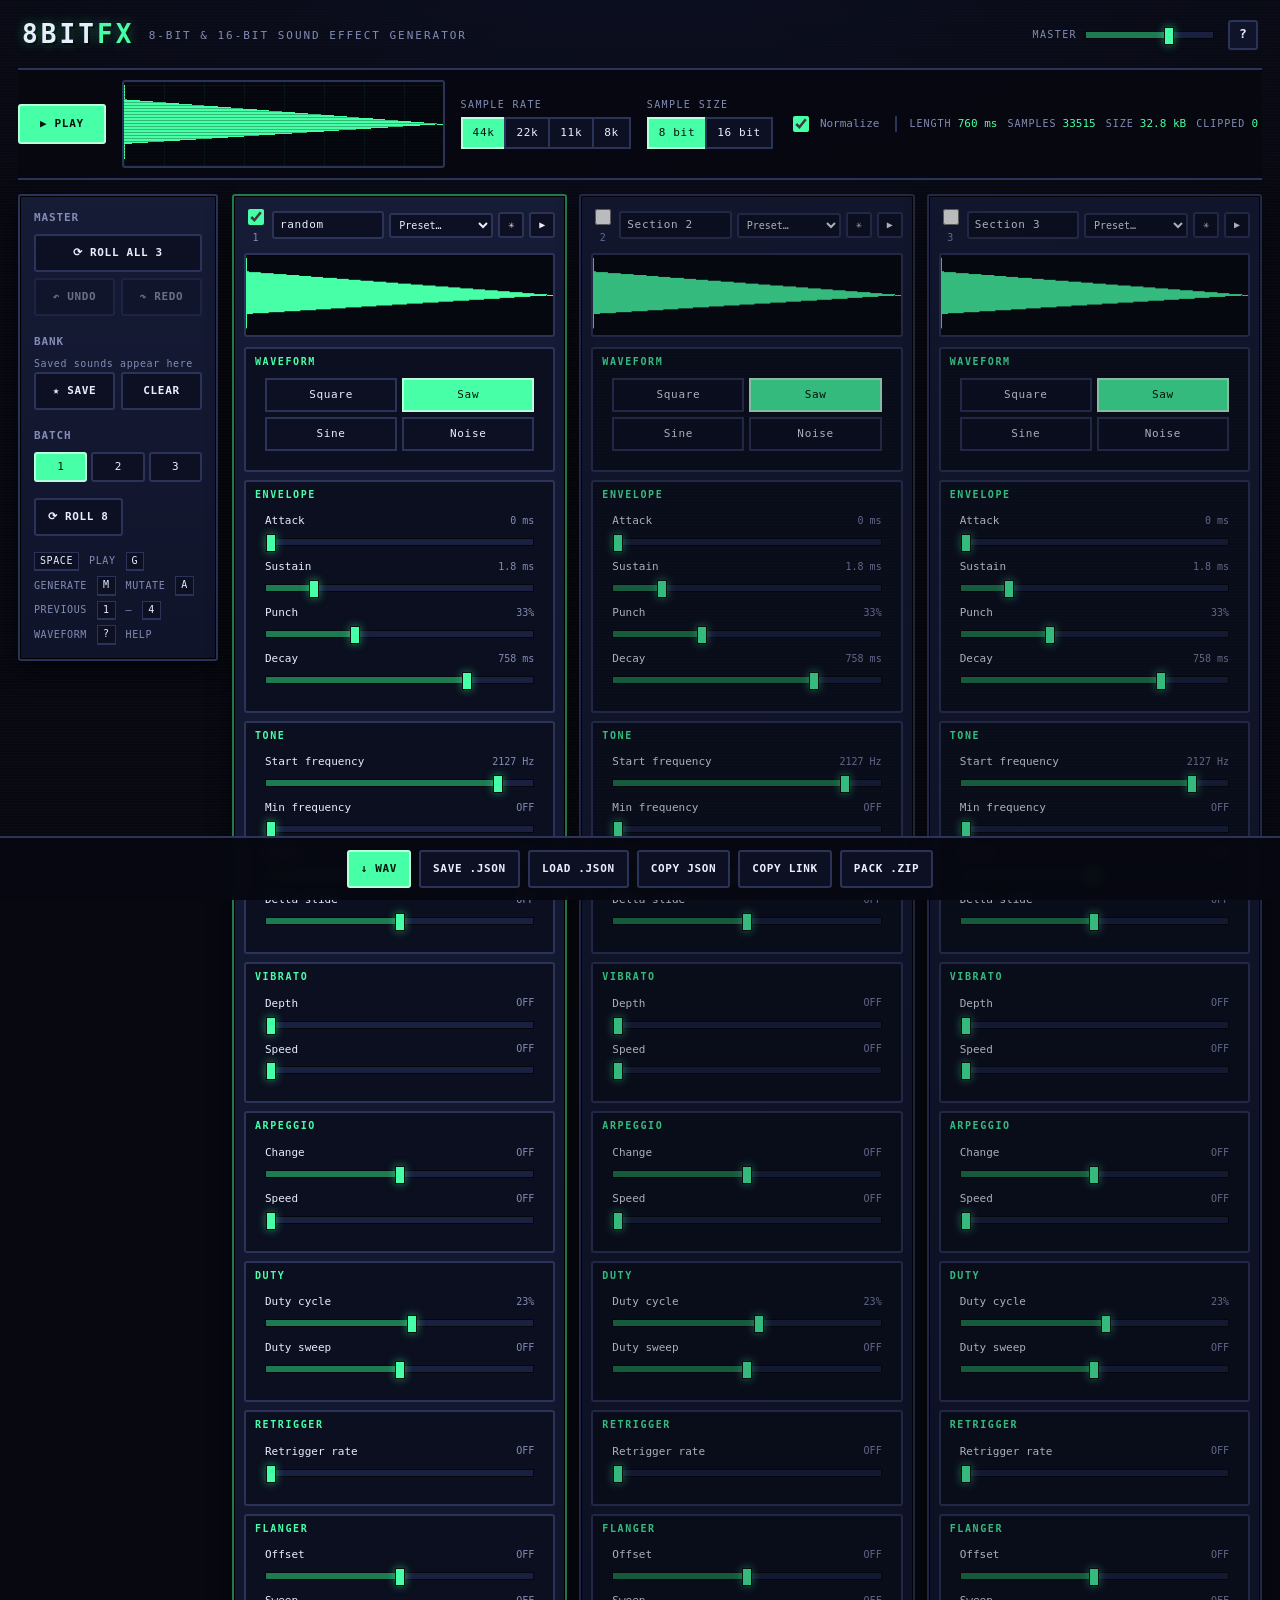
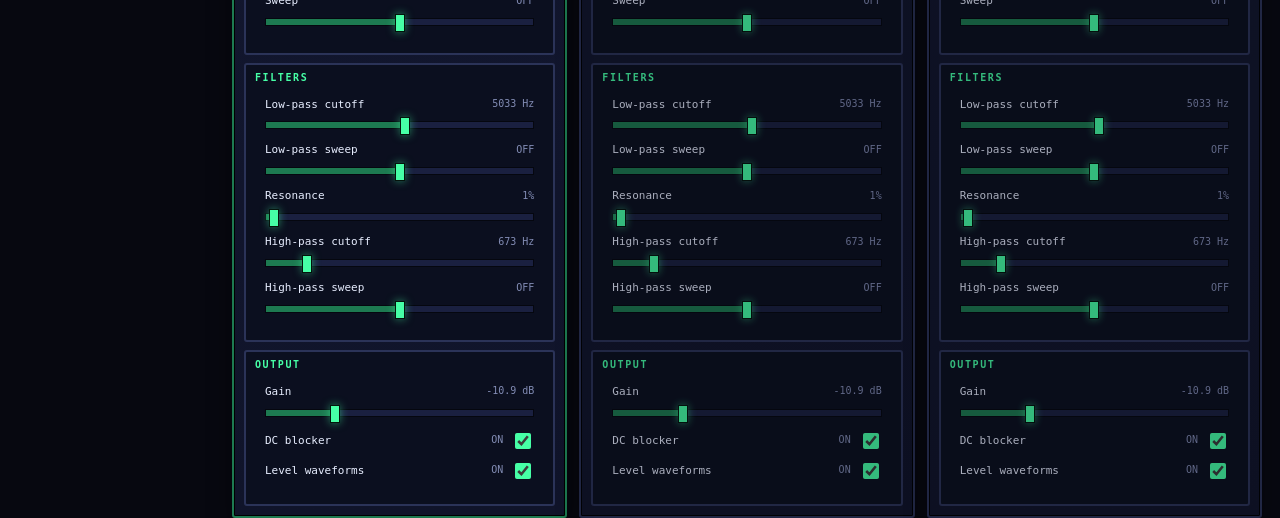
<file: index.html>
<!DOCTYPE html>
<html lang="en">
<head>
<meta charset="utf-8">
<meta name="viewport" content="width=device-width, initial-scale=1">
<title>8bitFX — 8-bit &amp; 16-bit sound effect generator</title>
<meta name="description" content="A retro sound effect generator for games. Generate, mutate and export 8-bit / 16-bit WAV sound effects in your browser.">
<link rel="stylesheet" href="css/styles.css">
</head>
<body>
<a class="skip-link" href="#section-panels">Skip to the section controls</a>

<header class="topbar">
  <h1 class="logo">8bit<span>FX</span></h1>
  <p class="tagline">8-bit &amp; 16-bit sound effect generator</p>
  <div class="topbar-actions">
    <label class="master-vol" for="master-vol">Master
      <input type="range" id="master-vol" min="0" max="150" value="100" aria-label="Playback master volume">
    </label>
    <button type="button" id="btn-help" class="icon-btn" title="Keyboard shortcuts" aria-label="Keyboard shortcuts">?</button>
  </div>
</header>

<div class="masterbar" role="group" aria-label="Master transport">
  <button type="button" id="btn-play" class="btn btn-primary">&#9654; Play</button>

  <div class="scope master-scope">
    <canvas id="waveform" width="900" height="120" role="img"
            aria-label="Mixed master waveform" aria-describedby="scope-desc"></canvas>
    <p class="scope-empty" id="scope-empty">No sections enabled &mdash; tick a box</p>
    <p class="visually-hidden" id="scope-desc">Waveform of the mixed master output. Its length,
      sample count, file size and clip count are shown beside it.</p>
  </div>

  <fieldset class="chipset">
    <legend id="rate-legend">Sample rate</legend>
    <div class="chips" id="rate-chips">
      <input type="radio" name="rate" id="rate-44100" value="44100" checked><label for="rate-44100">44k</label>
      <input type="radio" name="rate" id="rate-22050" value="22050"><label for="rate-22050">22k</label>
      <input type="radio" name="rate" id="rate-11025" value="11025"><label for="rate-11025">11k</label>
      <input type="radio" name="rate" id="rate-8000" value="8000"><label for="rate-8000">8k</label>
    </div>
  </fieldset>

  <fieldset class="chipset">
    <legend>Sample size</legend>
    <div class="chips" id="bits-chips">
      <input type="radio" name="bits" id="bits-8" value="8" checked><label for="bits-8">8 bit</label>
      <input type="radio" name="bits" id="bits-16" value="16"><label for="bits-16">16 bit</label>
    </div>
  </fieldset>

  <label class="switch" for="chk-normalize">
    <input type="checkbox" id="chk-normalize" checked>
    <span>Normalize</span>
  </label>

  <div class="master-stats">
    <span class="ms"><span class="stat-label">Length</span> <span id="stat-duration" class="stat-value">&mdash;</span></span>
    <span class="ms"><span class="stat-label">Samples</span> <span id="stat-samples" class="stat-value">&mdash;</span></span>
    <span class="ms"><span class="stat-label">Size</span> <span id="stat-size" class="stat-value">&mdash;</span></span>
    <span class="ms"><span class="stat-label">Clipped</span> <span id="stat-clipped" class="stat-value">&mdash;</span></span>
  </div>

  <p class="hint" id="clip-hint" hidden>Clipping &mdash; lower a section's Gain.</p>
  <p class="note" id="cap-hint" hidden>Length capped at 4 s.</p>
</div>

<main class="layout">

  <!-- ===== rail ===== -->
  <aside class="panel rail" aria-labelledby="rail-heading">
    <h2 id="rail-heading">Master</h2>
    <div class="actions">
      <button type="button" id="btn-roll-all" class="btn btn-wide">&#10227; Roll all 3</button>
      <button type="button" id="btn-undo" class="btn" disabled>&#8630; Undo</button>
      <button type="button" id="btn-redo" class="btn" disabled>&#8631; Redo</button>
    </div>

    <h2>Bank</h2>
    <div class="bank" id="bank-grid"></div>
    <div class="actions">
      <button type="button" id="btn-bank-save" class="btn">&#9733; Save</button>
      <button type="button" id="btn-bank-clear" class="btn">Clear</button>
    </div>

    <h2>Batch</h2>
    <div class="target-chips" id="batch-target" role="group" aria-label="Batch target section">
      <button type="button" class="target-chip is-on" data-target="0">1</button>
      <button type="button" class="target-chip" data-target="1">2</button>
      <button type="button" class="target-chip" data-target="2">3</button>
    </div>
    <div class="batch-grid" id="batch-grid"></div>
    <button type="button" id="btn-batch" class="btn btn-wide">&#10227; Roll 8</button>

    <p class="hints">
      <kbd>Space</kbd> play
      <kbd>G</kbd> generate
      <kbd>M</kbd> mutate
      <kbd>A</kbd> previous
      <kbd>1</kbd>&ndash;<kbd>4</kbd> waveform
      <kbd>?</kbd> help
    </p>
  </aside>

  <!-- ===== the three synth windows ===== -->
  <div class="panels" id="section-panels"><!-- built by ui.js --></div>
</main>

<footer class="exportbar">
  <button type="button" id="btn-wav" class="btn btn-primary">&#8595; WAV</button>
  <button type="button" id="btn-json" class="btn">Save .json</button>
  <button type="button" id="btn-load" class="btn">Load .json</button>
  <input type="file" id="file-input" accept=".json,application/json" hidden>
  <button type="button" id="btn-copy-json" class="btn">Copy JSON</button>
  <button type="button" id="btn-copy-link" class="btn">Copy link</button>
  <button type="button" id="btn-pack" class="btn">Pack .zip</button>
</footer>

<div id="toast" class="toast" role="status" aria-live="polite"></div>

<dialog id="help-dialog" class="help">
  <h2>Keyboard shortcuts</h2>
  <dl>
    <dt><kbd>Space</kbd></dt><dd>Play / replay</dd>
    <dt><kbd>G</kbd></dt><dd>Generate random sound</dd>
    <dt><kbd>M</kbd></dt><dd>Mutate current sound</dd>
    <dt><kbd>A</kbd></dt><dd>Play the previous sound (A/B)</dd>
    <dt><kbd>1</kbd>&ndash;<kbd>4</kbd></dt><dd>Square / Saw / Sine / Noise</dd>
    <dt><kbd>Ctrl</kbd>+<kbd>Z</kbd></dt><dd>Undo parameter change</dd>
    <dt><kbd>?</kbd></dt><dd>This help</dd>
  </dl>
  <form method="dialog"><button class="btn">Close</button></form>
</dialog>

<script src="js/rng.js"></script>
<script src="js/params.js"></script>
<script src="js/codec.js"></script>
<script src="js/synth.js"></script>
<script src="js/wav.js"></script>
<script src="js/zip.js"></script>
<script src="js/mix.js"></script>
<script src="js/export.js"></script>
<script src="js/presets.js"></script>
<script src="js/audio.js"></script>
<script src="js/bank.js"></script>
<script src="js/prefs.js"></script>
<script src="js/io.js"></script>
<script src="js/shortcuts.js"></script>
<script src="js/ui.js"></script>
<script src="js/selftest.js"></script>
<script src="js/app.js"></script>
</body>
</html>
</file>
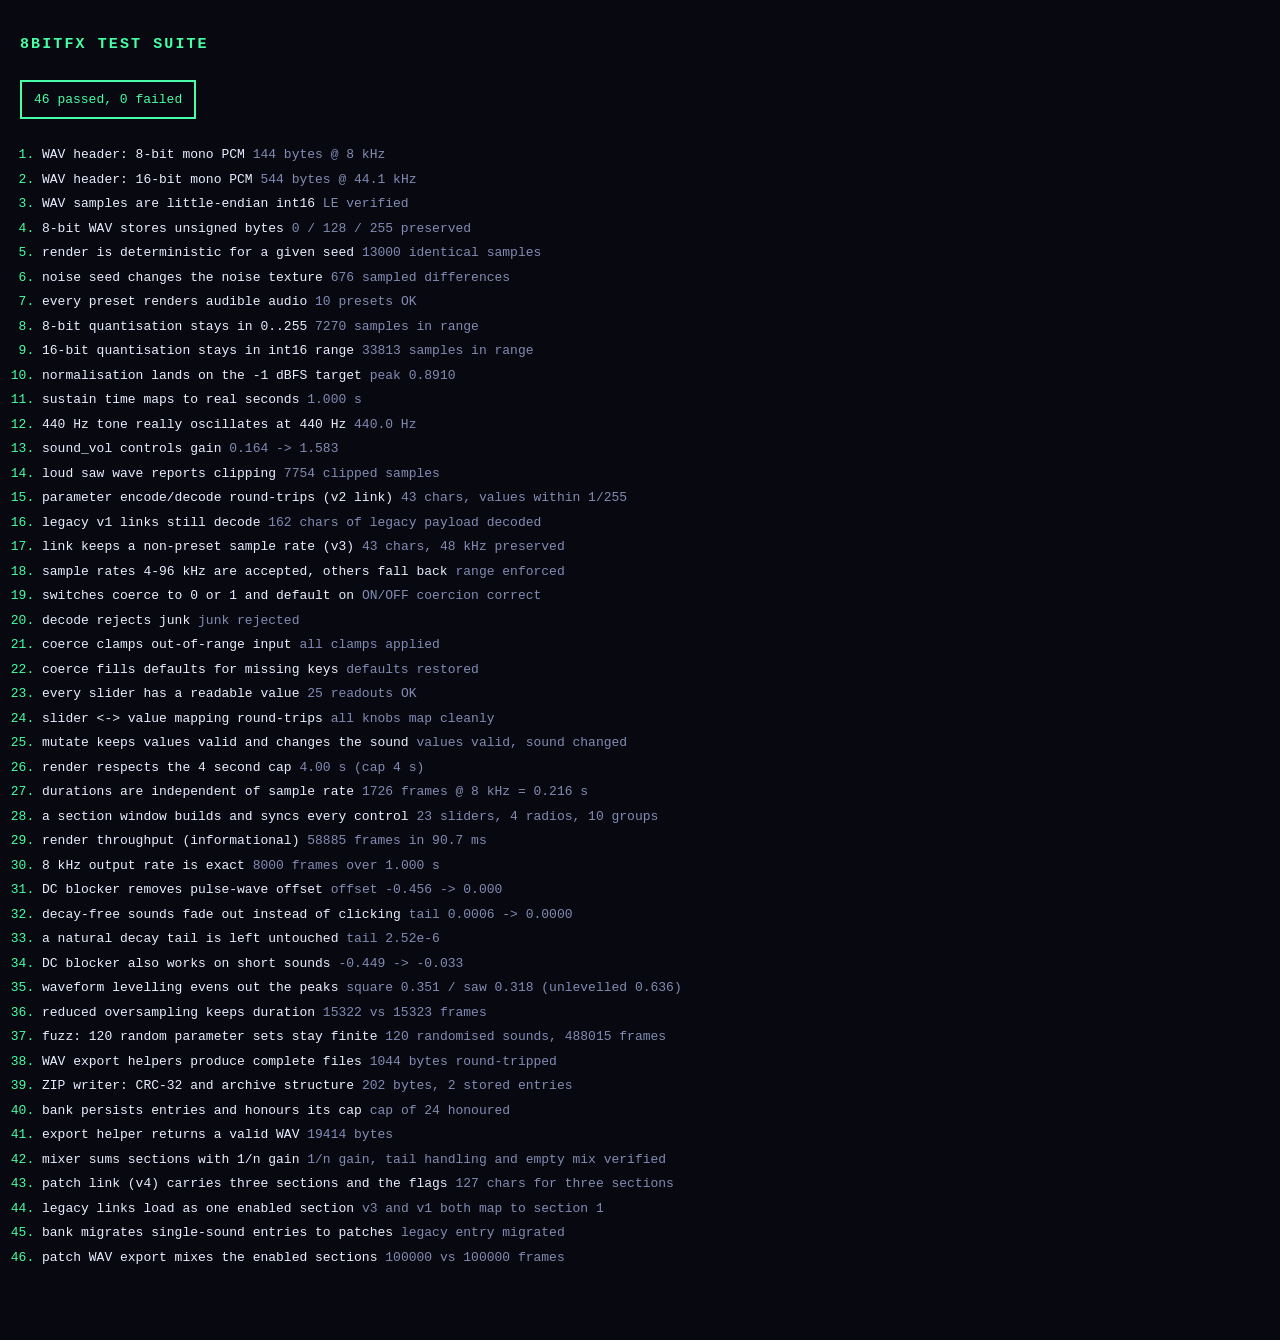
<file: tests.html>
<!DOCTYPE html>
<html lang="en">
<head>
<meta charset="utf-8">
<meta name="viewport" content="width=device-width, initial-scale=1">
<title>8bitFX — test suite</title>
<style>
  body { margin: 0; padding: 24px 20px 60px; background: #070810; color: #e8eeff;
         font: 13px/1.5 ui-monospace, Consolas, "Courier New", monospace; }
  h1 { font-size: 15px; letter-spacing: .14em; text-transform: uppercase; color: #46ffa6; }
  #summary { font-size: 13px; padding: 8px 12px; border: 2px solid #2b3358; display: inline-block; }
  #summary.pass { border-color: #46ffa6; color: #46ffa6; }
  #summary.fail { border-color: #ff6b6b; color: #ff6b6b; }
  ol { padding-left: 22px; }
  li { margin: 5px 0; }
  li .name { color: #e8eeff; }
  li .detail { color: #828cb4; }
  li.ok::marker { color: #46ffa6; }
  li.bad { color: #ff6b6b; }
  li.bad::marker { color: #ff6b6b; }
</style>
</head>
<body>
<h1>8bitFX test suite</h1>
<p id="summary">Running&hellip;</p>
<ol id="results"></ol>

<script src="js/rng.js"></script>
<script src="js/params.js"></script>
<script src="js/codec.js"></script>
<script src="js/synth.js"></script>
<script src="js/wav.js"></script>
<script src="js/zip.js"></script>
<script src="js/mix.js"></script>
<script src="js/export.js"></script>
<script src="js/presets.js"></script>
<script src="js/bank.js"></script>
<script src="js/ui.js"></script>
<script src="js/tests.js"></script>
<script>
(function () {
  var out = SFX.tests.run();
  var list = document.getElementById("results");
  var summary = document.getElementById("summary");
  var i, li, res;

  for (i = 0; i < out.results.length; i++) {
    res = out.results[i];
    li = document.createElement("li");
    li.className = res.ok ? "ok" : "bad";
    li.innerHTML = '<span class="name"></span> <span class="detail"></span>';
    li.getElementsByClassName("name")[0].textContent = res.name;
    li.getElementsByClassName("detail")[0].textContent = res.ok ? res.detail : ("FAILED: " + res.detail);
    list.appendChild(li);
  }

  summary.textContent = out.passed + " passed, " + out.failed + " failed";
  summary.className = out.failed ? "fail" : "pass";
  if (window.console) { console.log(out); }
}());
</script>
<script>
/* ?zip=1 dumps a real archive as base64 so an external unzip can validate it
   (used by the manual/CI check: decode, then Expand-Archive / unzip -t). */
(function () {
  if (!/[?&]zip=1/.test(location.search)) { return; }

  var pcm = new Uint8Array(200), i;
  for (i = 0; i < pcm.length; i++) { pcm[i] = i & 0xff; }

  var wav = SFX.wav.encode(pcm, { sampleRate: 8000, bits: 8 });
  var zip = SFX.zip.create([
    { name: "one.wav", data: new Uint8Array(wav.buffer) },
    { name: "two.txt", data: [104, 105] }
  ]);

  var bin = "", j;
  for (j = 0; j < zip.length; j++) { bin += String.fromCharCode(zip[j]); }

  var pre = document.createElement("pre");
  pre.id = "zipdump";
  pre.textContent = btoa(bin);
  document.body.appendChild(pre);
}());
</script>
<script>
/* ?wav=1 dumps a real WAV as base64 so an external decoder can validate it
   (decoded with Windows' SoundPlayer during development). */
(function () {
  if (!/[?&]wav=1/.test(location.search)) { return; }

  var out = SFX.exporter.toWav(SFX.presets.make("laserShoot", 99), { normalize: true });
  var bin = "", j;
  for (j = 0; j < out.bytes.length; j++) { bin += String.fromCharCode(out.bytes[j]); }

  var pre = document.createElement("pre");
  pre.id = "wavdump";
  pre.textContent = btoa(bin);
  document.body.appendChild(pre);
}());
</script>
</body>
</html>
</file>
<file: css/styles.css>
/* ============================================================
   8bitFX — retro console theme
   ============================================================ */
:root {
  --bg: #070810;
  --bg-glow: #0d1024;
  --panel: #10142a;
  --panel-2: #161b36;
  --line: #2b3358;
  --ink: #e8eeff;
  --dim: #828cb4;
  --accent: #46ffa6;
  --accent-dim: #1d7a51;
  --accent-2: #ff5fa2;
  --amber: #ffcf5c;
  --danger: #ff6b6b;
  --radius: 3px;
  --font: ui-monospace, "SFMono-Regular", "Consolas", "DejaVu Sans Mono", "Courier New", monospace;
}

* { box-sizing: border-box; }

html, body { height: 100%; }

body {
  margin: 0;
  padding: 0 18px 88px;
  font-family: var(--font);
  font-size: 13px;
  line-height: 1.45;
  color: var(--ink);
  background:
    radial-gradient(1200px 600px at 50% -10%, var(--bg-glow), transparent 70%),
    repeating-linear-gradient(0deg, rgba(255,255,255,.014) 0 1px, transparent 1px 3px),
    var(--bg);
  background-attachment: fixed;
}

h1, h2, h3 { margin: 0; font-weight: 700; letter-spacing: .08em; text-transform: uppercase; }
h2 { font-size: 11px; color: var(--dim); margin: 18px 0 8px; }
h2:first-child { margin-top: 0; }

button { font: inherit; color: inherit; }

.visually-hidden {
  position: absolute; width: 1px; height: 1px; margin: -1px;
  padding: 0; overflow: hidden; clip: rect(0 0 0 0); white-space: nowrap; border: 0;
}

.skip-link {
  position: absolute; left: 8px; top: -40px; z-index: 30;
  padding: 8px 12px; background: var(--accent); color: #04140c;
  text-decoration: none; font-weight: 700;
}
.skip-link:focus { top: 8px; }

/* ---------- top bar ---------- */
.topbar {
  display: flex; align-items: center; gap: 14px; flex-wrap: wrap;
  max-width: 1560px; margin: 0 auto; padding: 16px 4px 14px;
  border-bottom: 2px solid var(--line);
}
.logo {
  font-size: 26px; letter-spacing: .12em; color: var(--ink);
  text-shadow: 0 0 12px rgba(70,255,166,.35), 2px 2px 0 #000;
}
.logo span { color: var(--accent); }
.tagline { margin: 2px 0 0; color: var(--dim); font-size: 11px; letter-spacing: .18em; text-transform: uppercase; }
.topbar-actions { margin-left: auto; display: flex; align-items: center; gap: 14px; }
.master-vol { display: flex; align-items: center; gap: 8px; color: var(--dim); font-size: 10px; letter-spacing: .14em; text-transform: uppercase; }
.master-vol input { width: 110px; }
.icon-btn {
  width: 30px; height: 30px; display: grid; place-items: center;
  background: var(--panel); border: 2px solid var(--line); border-radius: var(--radius);
  cursor: pointer; font-weight: 700;
}
.icon-btn:hover { border-color: var(--accent-dim); color: var(--accent); }

/* ---------- layout ---------- */
.layout {
  display: grid;
  grid-template-columns: minmax(230px, 260px) minmax(320px, 1fr) minmax(320px, 420px);
  gap: 16px;
  max-width: 1560px; margin: 16px auto 0;
  align-items: start;
}

.panel {
  background: linear-gradient(180deg, var(--panel-2), var(--panel));
  border: 2px solid var(--line);
  border-radius: var(--radius);
  padding: 14px;
  box-shadow: 0 0 0 1px #000 inset, 0 10px 24px rgba(0,0,0,.45);
}

/* ---------- generators ---------- */
.gen-grid { display: grid; grid-template-columns: 1fr 1fr; gap: 6px; }
.gen {
  appearance: none;
  display: flex; flex-direction: column; align-items: flex-start;
  padding: 9px 8px; line-height: 1.15;
  background: #0c1022; border: 2px solid var(--line); border-radius: var(--radius);
  font-size: 11px; letter-spacing: .04em; cursor: pointer;
  transition: transform .05s ease, border-color .12s ease, color .12s ease;
}
.gen b { font-weight: 400; color: var(--dim); font-size: 10px; }
.gen:hover { border-color: var(--accent-dim); color: var(--accent); }
.gen:active { transform: translateY(1px); }
.gen-wide { grid-column: 1 / -1; align-items: center; color: var(--amber); border-color: #4a3d1c; }
.gen-span { grid-column: 1 / -1; align-items: center; }

/* ---------- sound bank + batch ---------- */
.bank {
  display: flex; flex-direction: column; gap: 4px;
  max-height: 180px; overflow-y: auto; padding-right: 2px;
}
.bank-empty { margin: 0; color: var(--dim); font-size: 10px; letter-spacing: .06em; }
.bank-tile { display: flex; gap: 4px; }
.bank-load {
  flex: 1 1 auto; min-width: 0; text-align: left; cursor: pointer;
  padding: 5px 7px; font-size: 11px; color: var(--ink);
  background: #0c1022; border: 2px solid var(--line); border-radius: var(--radius);
  overflow: hidden; text-overflow: ellipsis; white-space: nowrap;
}
.bank-load:hover { border-color: var(--accent-dim); color: var(--accent); }
.bank-del {
  flex: 0 0 auto; width: 26px; cursor: pointer; line-height: 1;
  background: #0c1022; border: 2px solid var(--line); border-radius: var(--radius);
  color: var(--dim); font-size: 13px;
}
.bank-del:hover { border-color: var(--danger); color: var(--danger); }

.batch-grid { display: grid; grid-template-columns: repeat(4, 1fr); gap: 4px; margin-bottom: 8px; }
.batch-tile {
  cursor: pointer; padding: 9px 0; font-size: 11px; color: var(--ink);
  background: #0c1022; border: 2px solid var(--line); border-radius: var(--radius);
}
.batch-tile:hover { border-color: var(--accent-dim); color: var(--accent); }
#batch-group { margin-top: 10px; }
#batch-group .btn { width: 100%; }

.actions { display: grid; grid-template-columns: 1fr 1fr; gap: 6px; }
.btn-wide { grid-column: 1 / -1; }

.btn {
  appearance: none; cursor: pointer;
  padding: 9px 12px;
  background: #0c1022; color: var(--ink);
  border: 2px solid var(--line); border-radius: var(--radius);
  font-size: 11px; letter-spacing: .06em; text-transform: uppercase; font-weight: 700;
  transition: background .12s ease, border-color .12s ease, color .12s ease;
}
.btn:hover:not(:disabled) { border-color: var(--accent-dim); color: var(--accent); }
.btn:active:not(:disabled) { transform: translateY(1px); }
.btn:disabled { opacity: .4; cursor: default; }
.btn:focus-visible, .gen:focus-visible, .icon-btn:focus-visible, .switch input:focus-visible,
.bank-load:focus-visible, .bank-del:focus-visible, .batch-tile:focus-visible,
.section-pick:focus-visible, .section-play:focus-visible {
  outline: 2px dashed var(--amber); outline-offset: 2px;
}
.btn-primary { background: var(--accent); color: #04140c; border-color: #b9ffdb; }
.btn-primary:hover:not(:disabled) { background: #6dffb8; color: #04140c; }

/* ---------- stats ---------- */
.stats { display: grid; grid-template-columns: 1fr; gap: 4px; }
.stats div {
  display: flex; justify-content: space-between; gap: 10px;
  padding: 4px 7px; background: #0c1022; border-left: 2px solid var(--accent-dim);
}
.stat-label { color: var(--dim); font-size: 10px; letter-spacing: .1em; text-transform: uppercase; }
.stat-value { color: var(--accent); font-size: 11px; }
.hint { margin: 8px 0 0; font-size: 10px; color: var(--danger); letter-spacing: .04em; }
.note { margin: 6px 0 0; font-size: 10px; color: var(--dim); letter-spacing: .04em; }

/* ---------- stage / scope ---------- */
.stage { padding: 14px; display: flex; flex-direction: column; min-height: 560px; }
.scope {
  position: relative;
  background:
    repeating-linear-gradient(90deg, rgba(70,255,166,.05) 0 1px, transparent 1px 40px),
    repeating-linear-gradient(0deg, rgba(70,255,166,.05) 0 1px, transparent 1px 40px),
    #06080f;
  border: 2px solid var(--line); border-radius: var(--radius);
  overflow: hidden;
}
.scope::after {
  content: ""; position: absolute; inset: 0; pointer-events: none;
  background: repeating-linear-gradient(0deg, rgba(0,0,0,.28) 0 1px, transparent 1px 3px);
  mix-blend-mode: multiply;
}
#waveform { display: block; width: 100%; height: 320px; }
.scope-empty {
  position: absolute; inset: 0; display: grid; place-items: center; margin: 0;
  color: var(--dim); font-size: 12px; letter-spacing: .16em; text-transform: uppercase;
  pointer-events: none;
}
.scope-empty[hidden] { display: none; }

.stage-controls {
  display: flex; flex-wrap: wrap; gap: 14px 22px; align-items: flex-end;
  margin-top: 12px;
}

/* ---------- synth sections ---------- */
.sections {
  display: grid;
  grid-template-columns: repeat(3, minmax(0, 1fr));
  gap: 8px;
  margin-bottom: 10px;
}
.section-card {
  display: flex; align-items: stretch; gap: 6px;
  padding: 6px;
  background: #0b0f1f;
  border: 2px solid var(--line);
  border-radius: var(--radius);
}
.section-card.is-active { border-color: var(--accent); }
.section-card.is-muted { opacity: .55; }
.section-include {
  display: flex; flex-direction: column; align-items: center; gap: 2px;
  font-size: 10px; color: var(--dim); cursor: pointer;
}
.section-include input { width: 15px; height: 15px; accent-color: var(--accent); cursor: pointer; }
.section-pick {
  flex: 1 1 auto; min-width: 0; cursor: pointer;
  display: flex; flex-direction: column; gap: 3px;
  padding: 0; background: none; border: 0; color: var(--ink); text-align: left;
}
.section-scope {
  display: block; width: 100%; height: 44px;
  background: #06080f; border: 1px solid #05070f;
}
.section-name {
  font-size: 10px; letter-spacing: .06em; color: var(--dim);
  overflow: hidden; text-overflow: ellipsis; white-space: nowrap;
}
.section-card.is-active .section-name { color: var(--accent); }
.section-play {
  flex: 0 0 auto; width: 26px; cursor: pointer;
  background: #0c1022; border: 2px solid var(--line); border-radius: var(--radius);
  color: var(--ink); font-size: 9px; line-height: 1;
}
.section-play:hover { border-color: var(--accent-dim); color: var(--accent); }
.chipset { border: 0; margin: 0; padding: 0; min-width: 0; }
.chipset legend {
  padding: 0 0 5px; color: var(--dim); font-size: 10px;
  letter-spacing: .14em; text-transform: uppercase;
}
.chips { display: flex; }
.chips input {
  position: absolute; width: 1px; height: 1px;
  margin: 0; padding: 0; border: 0;
  opacity: 0; pointer-events: none;
  clip: rect(0 0 0 0); overflow: hidden;
}
.chips label {
  padding: 6px 10px; cursor: pointer;
  background: #0c1022; border: 2px solid var(--line);
  font-size: 11px; letter-spacing: .06em;
  margin-left: -2px;
}
.chips label:first-of-type { margin-left: 0; }
.chips input:checked + label { background: var(--accent); color: #04140c; border-color: #b9ffdb; }
.chips input:focus-visible + label { outline: 2px dashed var(--amber); outline-offset: 2px; }

.switch { display: flex; align-items: center; gap: 8px; font-size: 11px; color: var(--dim); cursor: pointer; }
.switch input { width: 16px; height: 16px; accent-color: var(--accent); }

.hints {
  margin: auto 0 0;
  padding-top: 16px;
  display: flex; flex-wrap: wrap; align-items: center; gap: 5px 10px;
  color: var(--dim); font-size: 10px; letter-spacing: .06em; text-transform: uppercase;
}

/* ---------- parameters ---------- */
#param-groups { display: flex; flex-direction: column; gap: 8px; padding-bottom: 10px; }

.group { border: 2px solid var(--line); border-radius: var(--radius); background: #0b0f1f; }
.group > summary {
  cursor: pointer; list-style: none;
  padding: 8px 10px;
  font-size: 10px; letter-spacing: .16em; text-transform: uppercase; color: var(--accent);
  display: flex; align-items: center; justify-content: space-between;
}
.group > summary::-webkit-details-marker { display: none; }
.group > summary::after { content: "+"; color: var(--dim); }
.group[open] > summary::after { content: "\2212"; }
.group > summary:hover { background: #0f1530; }
.group-body { padding: 4px 10px 10px; display: flex; flex-direction: column; gap: 2px; }

.row { display: grid; grid-template-columns: 1fr 74px; align-items: center; gap: 4px 8px; padding: 3px 0; }
.row > label { font-size: 11px; color: var(--ink); }
.row > output { font-size: 10px; color: var(--dim); text-align: right; white-space: nowrap; }
.row > input[type="range"] { grid-column: 1 / -1; }

.row-switch { display: flex; align-items: center; gap: 8px; }
.row-switch > label { flex: 1 1 auto; }
.row-switch > output { flex: 0 0 auto; }
.row-switch > input {
  flex: 0 0 auto; width: 16px; height: 16px;
  accent-color: var(--accent); cursor: pointer;
}

/* wave selector inside the params panel */
.waves { display: grid; grid-template-columns: repeat(2, 1fr); gap: 5px; }
.waves input {
  position: absolute; width: 1px; height: 1px;
  margin: 0; padding: 0; border: 0;
  opacity: 0; pointer-events: none;
  clip: rect(0 0 0 0); overflow: hidden;
}
.waves label {
  padding: 7px 4px; text-align: center; cursor: pointer;
  background: #0c1022; border: 2px solid var(--line);
  font-size: 11px; letter-spacing: .06em;
}
.waves input:checked + label { background: var(--accent); color: #04140c; border-color: #b9ffdb; }
.waves input:focus-visible + label { outline: 2px dashed var(--amber); outline-offset: 2px; }

/* ---------- range inputs ---------- */
input[type="range"] {
  -webkit-appearance: none; appearance: none;
  width: 100%; height: 18px; background: transparent; cursor: pointer;
  --fill: 50%;
  margin: 0;
}
input[type="range"]::-webkit-slider-runnable-track {
  height: 8px;
  background: linear-gradient(90deg, var(--accent-dim) 0 var(--fill), #1a2040 var(--fill) 100%);
  border: 1px solid #05070f;
}
input[type="range"]::-moz-range-track {
  height: 8px;
  background: linear-gradient(90deg, var(--accent-dim) 0 var(--fill), #1a2040 var(--fill) 100%);
  border: 1px solid #05070f;
}
input[type="range"]::-webkit-slider-thumb {
  -webkit-appearance: none; appearance: none;
  width: 10px; height: 18px; margin-top: -5px;
  background: var(--accent); border: 1px solid #04140c; border-radius: 0;
  box-shadow: 0 0 8px rgba(70,255,166,.5);
}
input[type="range"]::-moz-range-thumb {
  width: 10px; height: 18px; border-radius: 0;
  background: var(--accent); border: 1px solid #04140c;
}
input[type="range"]:focus-visible { outline: 2px dashed var(--amber); outline-offset: 3px; }

/* bigger targets for touch devices */
@media (pointer: coarse) {
  input[type="range"] { height: 28px; }
  input[type="range"]::-webkit-slider-thumb {
    width: 20px; height: 28px; margin-top: -10px;
  }
  input[type="range"]::-moz-range-thumb { width: 20px; height: 28px; }
}

/* ---------- export bar ---------- */
.exportbar {
  position: fixed; left: 0; right: 0; bottom: 0; z-index: 20;
  display: flex; flex-wrap: wrap; gap: 8px; align-items: center; justify-content: center;
  padding: 12px 18px;
  background: rgba(7,8,16,.94);
  border-top: 2px solid var(--line);
  backdrop-filter: blur(6px);
}

/* ---------- toast + dialog ---------- */
.toast {
  position: fixed; left: 50%; bottom: 78px; transform: translate(-50%, 12px);
  padding: 9px 16px; z-index: 40;
  background: var(--accent); color: #04140c; font-weight: 700;
  border-radius: var(--radius); font-size: 11px; letter-spacing: .08em; text-transform: uppercase;
  opacity: 0; pointer-events: none; transition: opacity .18s ease, transform .18s ease;
}
.toast.show { opacity: 1; transform: translate(-50%, 0); }

.help {
  max-width: 420px; width: calc(100% - 32px);
  background: var(--panel-2); color: var(--ink);
  border: 2px solid var(--line); border-radius: var(--radius); padding: 18px;
}
.help::backdrop { background: rgba(2,3,8,.75); }
.help dl { display: grid; grid-template-columns: auto 1fr; gap: 6px 14px; margin: 14px 0; font-size: 11px; }
.help dt { margin: 0; color: var(--accent); }
.help dd { margin: 0; color: var(--dim); }
kbd {
  display: inline-block; padding: 1px 5px;
  background: #0c1022; border: 1px solid var(--line); border-bottom-width: 2px;
  font-family: var(--font); font-size: 10px; color: var(--ink);
}

#selftest {
  margin: 18px 0 0; padding: 12px;
  background: #06080f; border: 2px solid var(--line); border-radius: var(--radius);
  color: var(--dim); font-size: 11px; line-height: 1.5; white-space: pre-wrap;
}

/* ---------- responsive ---------- */
@media (min-width: 1181px) {
  .stage { position: sticky; top: 16px; }
  .params { max-height: calc(100vh - 160px); overflow-y: auto; }
  .params::-webkit-scrollbar { width: 10px; }
  .params::-webkit-scrollbar-track { background: #0b0f1f; }
  .params::-webkit-scrollbar-thumb { background: var(--line); border: 2px solid #0b0f1f; }
}

@media (max-width: 1180px) {
  .layout { grid-template-columns: minmax(220px, 260px) minmax(0, 1fr); }
  .params { grid-column: 1 / -1; }
  #param-groups { display: grid; grid-template-columns: repeat(auto-fit, minmax(280px, 1fr)); align-items: start; }
}
@media (max-width: 720px) {
  body { padding: 0 10px 132px; }
  .layout { grid-template-columns: minmax(0, 1fr); }
  .generators { order: 2; }
  .stage { order: 1; min-height: 0; }
  .params { order: 3; }
  #waveform { height: 180px; }
  .logo { font-size: 20px; }
  .exportbar { justify-content: flex-start; }
}

@media (max-width: 560px) {
  .sections { grid-template-columns: 1fr; }
}

/* ============================================================
   Three synth windows (rail + 3 parameter panels)
   ============================================================ */
.masterbar {
  position: sticky; top: 0; z-index: 18;
  display: flex; flex-wrap: wrap; align-items: center; gap: 8px 16px;
  max-width: 1560px; margin: 0 auto; padding: 10px 0;
  background: rgba(7,8,16,.96);
  border-bottom: 2px solid var(--line);
}
.masterbar .btn-primary { padding: 10px 20px; }
.master-scope { flex: 1 1 300px; min-width: 200px; }
.master-scope #waveform { height: 84px; }
.master-stats {
  display: flex; flex-wrap: wrap; align-items: baseline; gap: 0 6px;
  font-size: 10px; color: var(--dim); max-width: 440px;
  border-left: 2px solid var(--line); padding-left: 12px;
}
.master-stats .ms { white-space: nowrap; }
.master-stats .stat-value { color: var(--accent); margin-right: 4px; }
.masterbar .hint, .masterbar .note { flex-basis: 100%; margin: 0; }

.layout {
  grid-template-columns: 200px minmax(0, 1fr);
  gap: 14px;
  align-items: start;
  margin-top: 14px;
}

.panels {
  display: grid;
  grid-template-columns: repeat(3, minmax(300px, 1fr));
  gap: 12px;
  align-items: start;
}

.section-panel {
  background: linear-gradient(180deg, var(--panel-2), var(--panel));
  border: 2px solid var(--line);
  border-radius: var(--radius);
  padding: 10px;
  box-shadow: 0 0 0 1px #000 inset, 0 10px 24px rgba(0,0,0,.45);
}
.section-panel.is-muted { opacity: .72; }
.section-panel.is-focus { border-color: var(--accent-dim); }

.section-head { display: flex; align-items: center; gap: 5px; margin-bottom: 8px; }
.section-include { display: flex; align-items: center; gap: 3px; cursor: pointer; }
.section-include input { width: 16px; height: 16px; accent-color: var(--accent); cursor: pointer; }
.section-badge { min-width: 14px; text-align: center; font-size: 10px; color: var(--dim); }

.section-name {
  flex: 1 1 auto; min-width: 0;
  background: #0c1022; border: 2px solid var(--line); border-radius: var(--radius);
  color: var(--ink); font: inherit; font-size: 11px; padding: 4px 6px;
}
.section-preset {
  flex: 0 0 auto; max-width: 104px;
  background: #0c1022; border: 2px solid var(--line); border-radius: var(--radius);
  color: var(--ink); font: inherit; font-size: 10px; padding: 4px;
}
.section-icon {
  flex: 0 0 auto; width: 26px; height: 26px; cursor: pointer;
  background: #0c1022; border: 2px solid var(--line); border-radius: var(--radius);
  color: var(--ink); font-size: 10px; line-height: 1;
}
.section-icon:hover { border-color: var(--accent-dim); color: var(--accent); }

.section-wave {
  display: block; width: 100%; height: 84px;
  background: #06080f; border: 2px solid var(--line); border-radius: var(--radius);
  margin-bottom: 10px;
}
.section-body { display: flex; flex-direction: column; gap: 8px; }

.group-block {
  border: 2px solid var(--line); border-radius: var(--radius);
  background: #0b0f1f; padding: 6px 9px 9px;
}
.group-block > h3 {
  margin: 0 0 4px; font-size: 10px; letter-spacing: .16em; text-transform: uppercase;
  color: var(--accent); font-weight: 700;
}

.target-chips { display: flex; gap: 4px; margin-bottom: 8px; }
.target-chip {
  flex: 1; padding: 5px 0; cursor: pointer; font-size: 11px;
  background: #0c1022; border: 2px solid var(--line); border-radius: var(--radius); color: var(--ink);
}
.target-chip.is-on { background: var(--accent); color: #04140c; border-color: #b9ffdb; }

.section-name:focus-visible, .section-preset:focus-visible,
.section-icon:focus-visible, .target-chip:focus-visible {
  outline: 2px dashed var(--amber); outline-offset: 2px;
}

@media (max-width: 1240px) {
  .panels { grid-template-columns: repeat(2, minmax(300px, 1fr)); }
}
@media (max-width: 1000px) {
  .layout { grid-template-columns: minmax(0, 1fr); }
  .rail { order: 2; }
  .panels { order: 1; }
}
@media (max-width: 760px) {
  .panels { grid-template-columns: minmax(0, 1fr); }
  .panels > *, .layout > *, .section-body, .group-block, .group-body { min-width: 0; }
  .masterbar { position: static; }
  .master-scope { flex-basis: 100%; }
  .section-wave { height: 72px; }
}

@media (max-width: 520px) {
  .topbar { flex-wrap: wrap; }
  .tagline { flex: 1 1 100%; order: 3; }
  .master-stats { max-width: none; }
  .masterbar .btn-primary { flex: 1 1 100%; }
  .section-preset { max-width: 88px; }
  .section-name { font-size: 10px; }
}

@media (prefers-reduced-motion: reduce) {
  * { transition: none !important; }
}
</file>
